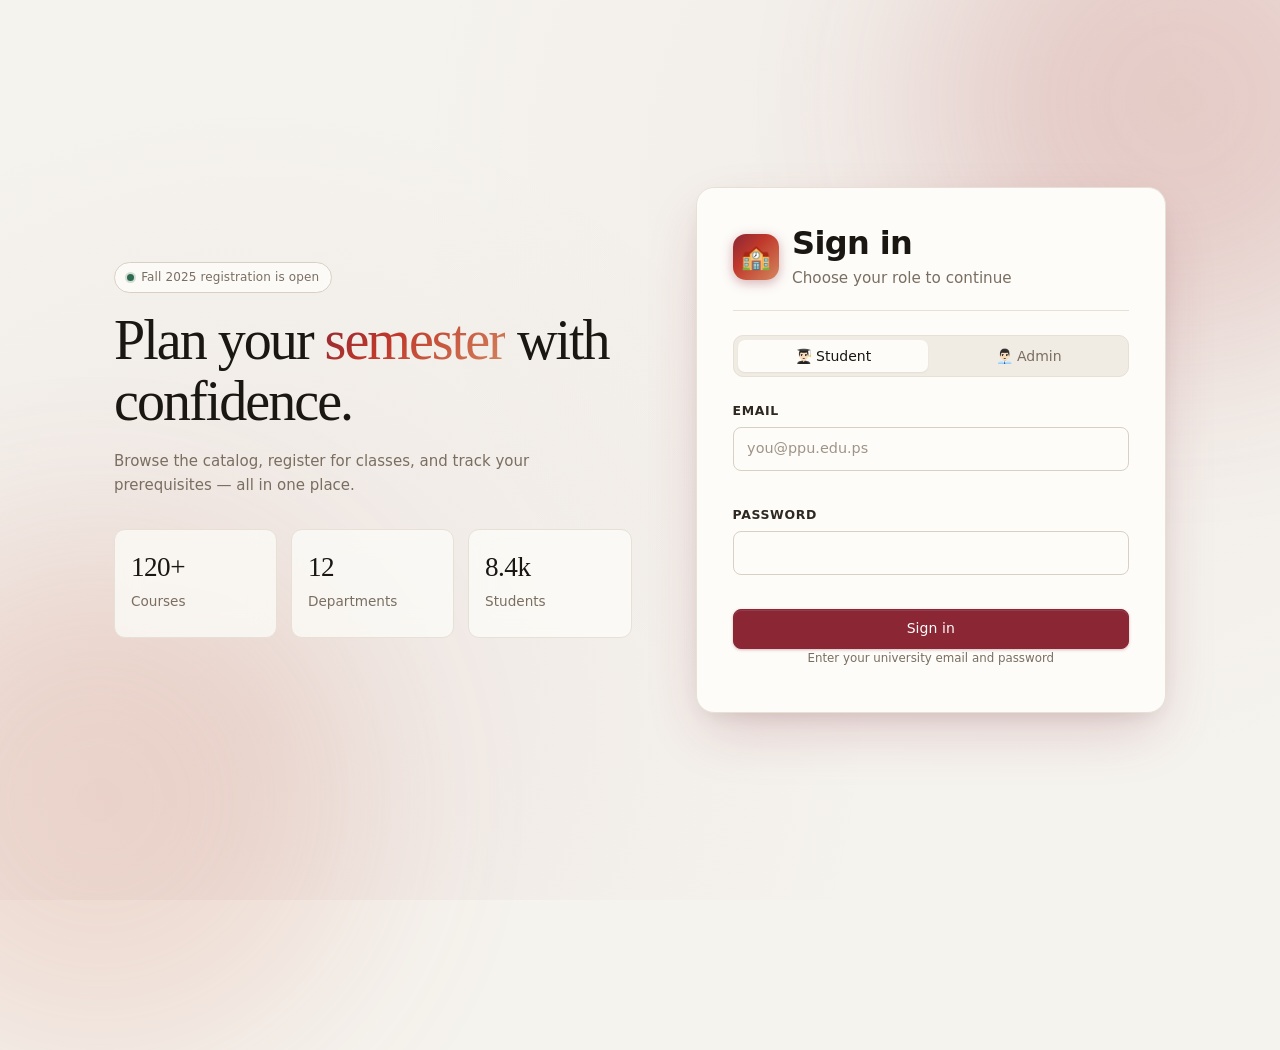
<file: index.html>
<!DOCTYPE html>
<html lang="en">

<head>
    <meta charset="UTF-8">
    <meta name="viewport" content="width=device-width, initial-scale=1.0">
    <meta http-equiv="X-UA-Compatible" content="ie=edge">
    <title>Sign in — Student Course Registration</title>
    <link rel="stylesheet" href="css/styles.css">
</head>

<body class="auth-body">
    <div class="bg-blob blob-tr"></div>
    <div class="bg-blob blob-bl"></div>

    <div class="auth-wrap">
        <section class="hero">
            <span class="pill"><span class="dot"></span> Fall 2025 registration is open</span>
            <h1>Plan your <span class="grad-text">semester</span> with confidence.</h1>
            <p class="muted">Browse the catalog, register for classes, and track your prerequisites — all in one place.
            </p>
            <div class="stat-grid">
                <div class="stat-tile">
                    <p class="stat-num">120+</p>
                    <p class="muted small">Courses</p>
                </div>
                <div class="stat-tile">
                    <p class="stat-num">12</p>
                    <p class="muted small">Departments</p>
                </div>
                <div class="stat-tile">
                    <p class="stat-num">8.4k</p>
                    <p class="muted small">Students</p>
                </div>
            </div>
        </section>

        <section class="card auth-card">
            <header class="auth-head">
                <div class="logo-badge">🏫</div>
                <div>
                    <h2>Sign in</h2>
                    <p class="muted small">Choose your role to continue</p>
                </div>
            </header>

            <div class="role-switch" role="tablist">
                <button type="button" class="role-btn is-active" data-role="student">👨🏻‍🎓 Student</button>
                <button type="button" class="role-btn" data-role="admin">👨🏻‍💼 Admin</button>
            </div>

            <form id="login-form" novalidate>
                <div class="field">
                    <label for="username">Email</label>
                    <input id="username" name="username" type="email" placeholder="you@ppu.edu.ps" autocomplete="email">
                    <p class="error" data-error="username"></p>
                </div>
                <div class="field">
                    <label for="password">Password</label>
                    <input id="password" name="password" type="password" autocomplete="current-password">
                    <p class="error" data-error="password"></p>
                </div>
                <div class="alert hidden" id="login-alert"></div>
                <button class="btn btn-primary btn-block" type="submit" id="login-submit">Sign in</button>
                <p class="muted xsmall center">
                    Enter your university email and password
                </p>
            </form>
        </section>
    </div>

    <div id="toast-root" class="toast-root" aria-live="polite"></div>
    <script src="js/store.js"></script>
    <script src="js/ui.js"></script>
    <script src="js/login.js"></script>
</body>

</html>
</file>
<file: css/styles.css>
:root {
  --bg: #f5f3ee;
  --bg-warm: #ede9e0;
  --surface: #fdfcf9;
  --surface-2: #f0ece3;
  --surface-3: #e8e2d6;
  --border: #d8d0c2;
  --border-light: #e6e0d5;

  --text: #1a1612;
  --text-soft: #2e2820;
  --muted: #7a6e61;
  --muted-light: #a09487;

  --primary: #8b2635;
  --primary-600: #6e1d28;
  --primary-700: #551520;
  --primary-50: #f8edef;
  --primary-100: #f0d6da;
  --on-primary: #fdfcf9;

  --success: #2d6a4f;
  --success-bg: #e8f5ef;
  --warning: #92640a;
  --warning-bg: #fef8e8;
  --danger: #c0392b;
  --danger-50: #fdecea;
  --info: #1e4d8c;
  --info-bg: #eaf0f9;

  --ring: rgba(139, 38, 53, 0.22);

  --radius: 14px;
  --radius-sm: 8px;
  --radius-xs: 5px;

  --shadow-xs: 0 1px 2px rgba(26, 22, 18, 0.06);
  --shadow-sm: 0 2px 6px rgba(26, 22, 18, 0.08), 0 1px 3px rgba(26, 22, 18, 0.05);
  --shadow: 0 8px 28px -6px rgba(26, 22, 18, 0.14), 0 2px 8px -2px rgba(26, 22, 18, 0.08);
  --shadow-lg: 0 24px 60px -12px rgba(139, 38, 53, 0.22), 0 8px 24px -8px rgba(26, 22, 18, 0.12);
  --shadow-inset: inset 0 1px 3px rgba(26, 22, 18, 0.08);

  --grad: linear-gradient(135deg, #8b2635 0%, #c0392b 40%, #d4875f 100%);
  --grad-subtle: linear-gradient(135deg, #8b2635 0%, #a83245 100%);
  --grad-warm: linear-gradient(135deg, #f5f3ee 0%, #ede9e0 100%);

  --font-display: Georgia, 'Times New Roman', serif;
  --font: -apple-system, BlinkMacSystemFont, 'Segoe UI', system-ui, sans-serif;
  --font-mono: 'SF Mono', 'Fira Code', 'Cascadia Code', ui-monospace, monospace;
}

*, *::before, *::after {
  box-sizing: border-box;
}

html, body {
  margin: 0;
  padding: 0;
}

body {
  font-family: var(--font);
  background: var(--bg);
  color: var(--text);
  -webkit-font-smoothing: antialiased;
  -moz-osx-font-smoothing: grayscale;
  line-height: 1.6;
  font-size: 15px;
}

h1, h2, h3, h4 {
  margin: 0 0 0.3rem;
  letter-spacing: -0.02em;
  font-weight: 600;
  line-height: 1.2;
}

h1 {
  font-family: var(--font-display);
  font-size: 2.1rem;
  font-weight: 400;
  letter-spacing: -0.025em;
  color: var(--text);
}

h2 { font-size: 1.3rem; font-weight: 600; }
h3 { font-size: 1rem; font-weight: 600; }

h4 {
  font-size: 0.875rem;
  font-weight: 600;
  text-transform: uppercase;
  letter-spacing: 0.06em;
  color: var(--muted);
}

a {
  color: inherit;
  text-decoration: none;
}

p { margin: 0 0 0.5rem; }

code {
  background: var(--surface-2);
  border: 1px solid var(--border-light);
  padding: 1px 7px;
  border-radius: var(--radius-xs);
  font-family: var(--font-mono);
  font-size: 0.82em;
  color: var(--primary);
}

hr.divider {
  border: 0;
  height: 1px;
  background: linear-gradient(90deg, transparent, var(--border), transparent);
  margin: 1.25rem 0;
}

.muted   { color: var(--muted); }
.small   { font-size: 0.85rem; }
.xsmall  { font-size: 0.74rem; }
.center  { text-align: center; }
.hidden  { display: none !important; }
.grow    { flex: 1; }
.row     { display: flex; gap: 0.5rem; align-items: center; }
.span-2  { grid-column: span 2; }

.container {
  max-width: 1200px;
  margin: 0 auto;
  padding: 2.5rem 1.75rem;
  animation: fade-up 0.35s ease-out both;
}

.page-title {
  margin-top: 0;
  font-family: var(--font-display);
  font-size: 2.25rem;
  font-weight: 400;
  letter-spacing: -0.03em;
  color: var(--text);
  line-height: 1.15;
}

.page-title span {
  background: var(--grad);
  -webkit-background-clip: text;
  background-clip: text;
  color: transparent;
}

.page-head {
  display: flex;
  justify-content: space-between;
  align-items: flex-end;
  gap: 1rem;
  flex-wrap: wrap;
  margin-bottom: 1.5rem;
  padding-bottom: 1.25rem;
  border-bottom: 1px solid var(--border-light);
}

.grid-2 {
  display: grid;
  grid-template-columns: 1fr 1fr;
  gap: 1.25rem;
  align-items: stretch;
}

.grid-2 > .card {
  margin: 0;
  height: 100%;
  padding: 1.4rem;
}

.grid-3 {
  display: grid;
  grid-template-columns: repeat(3, 1fr);
  gap: 1.25rem;
  align-items: stretch;
}

.grid-3 > .card,
.grid-3 > .link-card {
  margin: 0;
  height: 100%;
  padding: 1.4rem;
}

@media (max-width: 800px) {
  .grid-2,
  .grid-3  { grid-template-columns: 1fr; }
  .span-2  { grid-column: auto; }
}

.app-header {
  position: sticky;
  top: 0;
  z-index: 30;
  background: rgba(253, 252, 249, 0.92);
  backdrop-filter: saturate(180%) blur(20px);
  -webkit-backdrop-filter: saturate(180%) blur(20px);
  border-bottom: 1px solid var(--border-light);
  box-shadow: 0 1px 0 rgba(26, 22, 18, 0.04);
}

.app-header-inner {
  max-width: 1200px;
  margin: 0 auto;
  padding: 0 1.75rem;
  height: 64px;
  display: flex;
  align-items: center;
  gap: 1.5rem;
}

.brand {
  display: flex;
  align-items: center;
  gap: 0.6rem;
  font-family: var(--font-display);
  font-size: 1.05rem;
  letter-spacing: -0.01em;
  color: var(--text);
}

.brand-badge {
  width: 34px;
  height: 34px;
  border-radius: 9px;
  background: var(--grad-subtle);
  color: white;
  display: grid;
  place-items: center;
  font-size: 0.85rem;
  box-shadow: 0 2px 8px rgba(139, 38, 53, 0.35);
  flex-shrink: 0;
}

.app-nav {
  display: flex;
  gap: 0.15rem;
  flex: 1;
}

.app-nav a {
  padding: 0.4rem 0.9rem;
  border-radius: 7px;
  font-size: 0.855rem;
  font-weight: 500;
  color: var(--muted);
  transition: background 0.15s, color 0.15s;
}

.app-nav a:hover {
  background: var(--surface-2);
  color: var(--text-soft);
}

.app-nav a.is-active {
  background: var(--primary-50);
  color: var(--primary);
  font-weight: 600;
}

.user-block {
  display: flex;
  align-items: center;
  gap: 0.75rem;
}

.user-block .who { text-align: right; }

.user-block .who p {
  margin: 0;
  font-size: 0.83rem;
  line-height: 1.3;
  font-weight: 500;
}

.user-block .who .role {
  color: var(--muted);
  font-size: 0.7rem;
  text-transform: capitalize;
  font-weight: 400;
}

@media (max-width: 700px) {
  .user-block .who { display: none; }
}

.btn {
  display: inline-flex;
  align-items: center;
  justify-content: center;
  gap: 0.4rem;
  border: 1px solid transparent;
  border-radius: var(--radius-sm);
  cursor: pointer;
  font-family: var(--font);
  font-size: 0.875rem;
  font-weight: 500;
  padding: 0.575rem 1.1rem;
  line-height: 1.4;
  transition: background 0.14s ease, color 0.14s ease, border-color 0.14s ease, box-shadow 0.14s ease, transform 0.08s ease;
  white-space: nowrap;
  letter-spacing: 0.005em;
}

.btn:active { transform: translateY(1px) scale(0.995); }

.btn:focus-visible {
  outline: 2px solid var(--primary);
  outline-offset: 2px;
}

.btn:disabled {
  opacity: 0.48;
  cursor: not-allowed;
  pointer-events: none;
}

.btn-primary {
  background: var(--primary);
  color: var(--on-primary);
  border-color: var(--primary);
  box-shadow: 0 1px 3px rgba(139, 38, 53, 0.3), inset 0 1px 0 rgba(255,255,255,0.1);
}

.btn-primary:hover {
  background: var(--primary-600);
  border-color: var(--primary-600);
  box-shadow: 0 3px 10px rgba(139, 38, 53, 0.35);
  transform: translateY(-1px);
}

.btn-outline {
  background: var(--surface);
  border-color: var(--border);
  color: var(--text-soft);
}

.btn-outline:hover {
  background: var(--surface-2);
  border-color: var(--border);
}

.btn-ghost {
  background: transparent;
  color: var(--muted);
}

.btn-ghost:hover {
  background: var(--surface-2);
  color: var(--text-soft);
}

.btn-danger {
  background: var(--danger);
  color: white;
  border-color: var(--danger);
  box-shadow: 0 1px 3px rgba(192, 57, 43, 0.28);
}

.btn-danger:hover {
  background: #a93226;
  border-color: #a93226;
}

.btn-block { width: 100%; }

.btn-sm {
  padding: 0.33rem 0.7rem;
  font-size: 0.795rem;
  border-radius: 6px;
}

.card {
  background: var(--surface);
  border: 1px solid var(--border-light);
  border-radius: var(--radius);
  box-shadow: var(--shadow-sm);
  padding: 1.5rem;
  display: flex;
  flex-direction: column;
  position: relative;
}


.card + .card { margin-top: 1.25rem; }

.grid-2 > .card + .card,
.grid-3 > .card + .card,
.grid-3 > .link-card + .link-card {
  margin-top: 0;
}

.card-head {
  display: flex;
  justify-content: space-between;
  align-items: center;
  margin-bottom: 0.75rem;
}

.link-card {
  transition: transform 0.2s cubic-bezier(0.34, 1.56, 0.64, 1), box-shadow 0.2s ease, border-color 0.2s ease;
  cursor: pointer;
  text-decoration: none;
}

.link-card:hover {
  transform: translateY(-5px) rotate(-0.2deg);
  box-shadow: var(--shadow);
  border-color: var(--primary-100);
}

.link-card h3 {
  font-family: var(--font-display);
  font-weight: 400;
  font-size: 1.1rem;
  color: var(--primary);
  margin-bottom: 0.45rem;
  letter-spacing: -0.015em;
}

.link-card p {
  margin: 0;
  font-size: 0.855rem;
  line-height: 1.55;
}

.field {
  display: flex;
  flex-direction: column;
  gap: 0.35rem;
  margin-bottom: 1rem;
}

.field label {
  font-size: 0.78rem;
  font-weight: 600;
  color: var(--text-soft);
  text-transform: uppercase;
  letter-spacing: 0.05em;
}

.field input,
.field select,
.field textarea {
  font: inherit;
  font-size: 0.9rem;
  color: var(--text);
  background: var(--surface);
  border: 1px solid var(--border);
  border-radius: var(--radius-sm);
  padding: 0.6rem 0.85rem;
  transition: border-color 0.15s, box-shadow 0.15s, background 0.15s;
  appearance: none;
  -webkit-appearance: none;
}

.field select {
  background-image: url("data:image/svg+xml,%3Csvg xmlns='http://www.w3.org/2000/svg' width='12' height='8' viewBox='0 0 12 8'%3E%3Cpath d='M1 1l5 5 5-5' stroke='%237a6e61' stroke-width='1.5' fill='none' stroke-linecap='round'/%3E%3C/svg%3E");
  background-repeat: no-repeat;
  background-position: right 0.75rem center;
  padding-right: 2.25rem;
}

.field input:focus,
.field select:focus,
.field textarea:focus {
  outline: none;
  border-color: var(--primary);
  box-shadow: 0 0 0 3px var(--ring);
}

.field input::placeholder { color: var(--muted-light); }

.field input.invalid,
.field select.invalid {
  border-color: var(--danger);
  box-shadow: 0 0 0 3px rgba(192,57,43,0.15);
}

.field textarea { resize: vertical; min-height: 80px; }

.error {
  color: var(--danger);
  font-size: 0.77rem;
  margin: 0;
  min-height: 1em;
}

.alert {
  border: 1px solid rgba(192,57,43,0.25);
  background: var(--danger-50);
  color: var(--danger);
  padding: 0.6rem 0.85rem;
  border-radius: var(--radius-sm);
  font-size: 0.85rem;
  margin-bottom: 0.85rem;
  display: flex;
  align-items: center;
  gap: 0.5rem;
}

.auth-body {
  min-height: 100vh;
  background: var(--bg);
  position: relative;
  overflow: hidden;
}

.auth-body::after {
  content: '';
  position: absolute;
  inset: 0;
  background-image:
    radial-gradient(circle at 20% 80%, rgba(139,38,53,0.06) 0%, transparent 50%),
    radial-gradient(circle at 80% 20%, rgba(139,38,53,0.04) 0%, transparent 50%);
  pointer-events: none;
}

.bg-blob {
  position: absolute;
  width: 500px;
  height: 500px;
  border-radius: 50%;
  filter: blur(100px);
  opacity: 0.18;
  pointer-events: none;
}

.blob-tr {
  top: -150px;
  right: -150px;
  background: radial-gradient(circle, #c0392b, #8b2635);
}

.blob-bl {
  bottom: -150px;
  left: -150px;
  background: radial-gradient(circle, #d4875f, #c0392b);
}

.auth-wrap {
  position: relative;
  z-index: 1;
  max-width: 1100px;
  margin: 0 auto;
  padding: 4rem 1.5rem;
  min-height: 100vh;
  display: grid;
  grid-template-columns: 1.1fr 1fr;
  gap: 4rem;
  align-items: center;
  animation: fade-up 0.4s ease-out both;
}

@media (max-width: 900px) {
  .auth-wrap {
    grid-template-columns: 1fr;
    gap: 2rem;
    padding: 2rem 1.25rem;
  }
  .hero { display: none; }
}

.hero { position: relative; }

.hero h1 {
  font-family: var(--font-display);
  font-size: 3.5rem;
  font-weight: 400;
  line-height: 1.08;
  margin-bottom: 1.1rem;
  color: var(--text);
  letter-spacing: -0.035em;
}

.grad-text {
  background: var(--grad);
  -webkit-background-clip: text;
  background-clip: text;
  color: transparent;
}

.pill {
  display: inline-flex;
  align-items: center;
  gap: 0.45rem;
  padding: 0.28rem 0.75rem;
  border-radius: 999px;
  border: 1px solid var(--border);
  background: rgba(253, 252, 249, 0.85);
  backdrop-filter: blur(8px);
  font-size: 0.75rem;
  color: var(--muted);
  margin-bottom: 1.1rem;
  font-weight: 500;
  letter-spacing: 0.01em;
}

.pill .dot {
  width: 7px;
  height: 7px;
  border-radius: 50%;
  background: var(--success);
  box-shadow: 0 0 0 2px rgba(45,106,79,0.2);
  animation: pulse-dot 2s ease infinite;
}

@keyframes pulse-dot {
  0%, 100% { box-shadow: 0 0 0 2px rgba(45,106,79,0.2); }
  50%       { box-shadow: 0 0 0 5px rgba(45,106,79,0.12); }
}

.stat-grid {
  display: grid;
  grid-template-columns: repeat(3, 1fr);
  gap: 0.85rem;
  margin-top: 2rem;
}

.stat-tile {
  padding: 1rem;
  border: 1px solid var(--border-light);
  border-radius: 11px;
  background: rgba(253, 252, 249, 0.75);
  backdrop-filter: blur(12px);
  transition: transform 0.2s ease, box-shadow 0.2s ease;
}

.stat-tile:hover {
  transform: translateY(-2px);
  box-shadow: var(--shadow-sm);
}

.stat-num {
  font-family: var(--font-display);
  font-size: 1.7rem;
  font-weight: 400;
  margin: 0 0 0.1rem;
  letter-spacing: -0.02em;
  color: var(--text);
}

.auth-card {
  box-shadow: var(--shadow-lg);
  border: 1px solid var(--border-light);
  padding: 2.25rem;
  border-radius: 18px;
}

.auth-head {
  display: flex;
  align-items: center;
  gap: 0.85rem;
  margin-bottom: 1.5rem;
  padding-bottom: 1.25rem;
  border-bottom: 1px solid var(--border-light);
}

/* =========================
   Login Page Typography Fix
   ========================= */

.auth-head h2 {
  color: var(--text);
  font-size: 2rem;
  font-weight: 700;
  letter-spacing: -0.02em;
  margin: 0;
}

.auth-head p {
  color: var(--muted);
  font-size: 0.95rem;
  font-weight: 500;
  margin: 0.2rem 0 0;
}

.role-btn {
  display: flex;
  align-items: center;
  justify-content: center;
  gap: 0.45rem;
  color: var(--text-soft);
  font-size: 0.95rem;
  font-weight: 600;
}

.role-btn:not(.is-active) {
  color: var(--muted);
}

.role-btn:hover {
  color: var(--text);
}

.role-btn.is-active {
  background: var(--surface);
  color: var(--text);
  box-shadow: var(--shadow-xs);
}

.logo-badge {
  color: #ffffff;
}

.auth-card .muted.xsmall {
  color: var(--muted);
  font-weight: 500;
}

.logo-badge {
  width: 46px;
  height: 46px;
  border-radius: 13px;
  background: var(--grad);
  color: white;
  display: grid;
  place-items: center;
  font-size: 1.5rem;
  box-shadow: 0 3px 12px rgba(139,38,53,0.35);
  flex-shrink: 0;
}

.role-switch {
  display: grid;
  grid-template-columns: 1fr 1fr;
  gap: 0.3rem;
  padding: 4px;
  background: var(--surface-2);
  border: 1px solid var(--border-light);
  border-radius: 10px;
  margin-bottom: 1.5rem;
}

.role-btn {
  border: none;
  background: transparent;
  padding: 0.5rem;
  border-radius: 7px;
  font-family: var(--font);
  font-weight: 500;
  font-size: 0.875rem;
  color: var(--muted);
  cursor: pointer;
  transition: background 0.15s, color 0.15s, box-shadow 0.15s;
}

.role-btn:hover { color: var(--text-soft); }

.role-btn.is-active {
  background: var(--surface);
  color: var(--text);
  box-shadow: var(--shadow-xs);
}

.stat-row {
  display: grid;
  grid-template-columns: repeat(auto-fit, minmax(220px, 1fr));
  gap: 1.1rem;
  margin: 1.75rem 0;
}

.stat-card {
  background: var(--surface);
  border: 1px solid var(--border-light);
  border-radius: var(--radius);
  padding: 1.2rem 1.4rem;
  display: flex;
  align-items: center;
  gap: 1.1rem;
  box-shadow: var(--shadow-sm);
  transition: transform 0.18s ease, box-shadow 0.18s ease;
  position: relative;
  overflow: hidden;
}

.stat-card::after {
  content: '';
  position: absolute;
  top: 0; left: 0; right: 0;
  height: 2px;
  background: var(--grad);
  opacity: 0;
  transition: opacity 0.18s;
}

.stat-card:hover {
  transform: translateY(-3px);
  box-shadow: var(--shadow);
}

.stat-card:hover::after { opacity: 1; }

.stat-card .ic {
  width: 50px;
  height: 50px;
  border-radius: 12px;
  background: var(--primary-50);
  color: var(--primary);
  display: grid;
  place-items: center;
  font-size: 1.45rem;
  flex-shrink: 0;
  border: 1px solid var(--primary-100);
}

.stat-card .v {
  font-family: var(--font-display);
  font-size: 1.85rem;
  font-weight: 400;
  letter-spacing: -0.03em;
  color: var(--text);
  line-height: 1;
}

.stat-card .l {
  color: var(--muted);
  font-size: 0.78rem;
  margin-top: 0.2rem;
  font-weight: 500;
  text-transform: uppercase;
  letter-spacing: 0.04em;
}

.filter-card { margin-bottom: 1.25rem; }

.filter-grid {
  display: grid;
  grid-template-columns: 2fr 1fr 1fr 1fr;
  gap: 1rem;
}

.filter-grid .field { margin-bottom: 0; }

@media (max-width: 800px) {
  .filter-grid { grid-template-columns: 1fr 1fr; }
}

.course-list {
  display: grid;
  grid-template-columns: repeat(auto-fill, minmax(320px, 1fr));
  gap: 1.1rem;
}

.course-card {
  background: var(--surface);
  border: 1px solid var(--border-light);
  border-radius: var(--radius);
  padding: 1.3rem;
  display: flex;
  flex-direction: column;
  box-shadow: var(--shadow-sm);
  transition: transform 0.18s cubic-bezier(0.34, 1.56, 0.64, 1), box-shadow 0.18s ease, border-color 0.18s ease;
  position: relative;
}

.course-card::before {
  content: '';
  position: absolute;
  top: 0; left: 0;
  width: 3px;
  height: 0;
  background: var(--grad);
  border-radius: var(--radius) 0 0 var(--radius);
  transition: height 0.2s ease;
}

.course-card:hover {
  transform: translateY(-3px);
  box-shadow: var(--shadow);
  border-color: var(--primary-100);
}

.course-card:hover::before { height: 100%; }

.course-top {
  display: flex;
  justify-content: space-between;
  gap: 0.5rem;
  margin-bottom: 0.6rem;
  align-items: flex-start;
}

.course-code {
  font-family: var(--font-mono);
  font-size: 0.76rem;
  color: var(--primary);
  font-weight: 600;
  background: var(--primary-50);
  padding: 2px 8px;
  border-radius: 5px;
  border: 1px solid var(--primary-100);
}

.badge {
  font-size: 0.7rem;
  padding: 2px 9px;
  border-radius: 999px;
  font-weight: 600;
  letter-spacing: 0.02em;
  background: var(--surface-2);
  color: var(--muted);
  border: 1px solid var(--border-light);
}

.badge.success { background: var(--success-bg); color: var(--success); border-color: rgba(45,106,79,0.2); }
.badge.warn    { background: var(--warning-bg); color: var(--warning); border-color: rgba(146,100,10,0.2); }
.badge.danger  { background: var(--danger-50);  color: var(--danger);  border-color: rgba(192,57,43,0.2); }

.course-name {
  font-weight: 600;
  font-size: 0.95rem;
  margin: 0 0 0.4rem;
  color: var(--text);
  line-height: 1.35;
}

.course-meta {
  font-size: 0.8rem;
  color: var(--muted);
  margin: 0.12rem 0;
  display: flex;
  align-items: center;
  gap: 0.3rem;
}

.seats {
  font-size: 0.79rem;
  margin-top: 0.65rem;
  color: var(--muted);
}

.bar {
  height: 5px;
  background: var(--surface-3);
  border-radius: 999px;
  overflow: hidden;
  margin-top: 0.3rem;
}

.bar > span {
  display: block;
  height: 100%;
  background: var(--grad-subtle);
  border-radius: 999px;
  transition: width 0.4s ease;
}

.bar > span.warn { background: linear-gradient(90deg, #f59e0b, #d97706); }
.bar > span.full { background: linear-gradient(90deg, #dc2626, #b91c1c); }

.course-actions {
  display: flex;
  gap: 0.5rem;
  margin-top: 1rem;
  padding-top: 0.75rem;
  border-top: 1px solid var(--border-light);
}

.empty {
  text-align: center;
  color: var(--muted);
  padding: 4rem 1rem;
  font-size: 0.9rem;
}

.table-card { padding: 0; overflow: hidden; }
.table-wrap { overflow-x: auto; }

.data-table {
  width: 100%;
  border-collapse: collapse;
  font-size: 0.875rem;
}

.data-table th,
.data-table td {
  padding: 0.8rem 1.1rem;
  text-align: left;
  border-bottom: 1px solid var(--border-light);
  white-space: nowrap;
}

.data-table th {
  background: var(--surface-2);
  font-size: 0.72rem;
  font-weight: 700;
  text-transform: uppercase;
  letter-spacing: 0.07em;
  color: var(--muted);
  border-bottom: 1px solid var(--border);
}

.data-table tbody tr:last-child td { border-bottom: none; }
.data-table tbody tr { transition: background 0.12s; }
.data-table tbody tr:hover { background: var(--surface-2); }

.row-actions {
  display: flex;
  gap: 0.35rem;
}

.modal {
  position: fixed;
  inset: 0;
  z-index: 60;
  display: grid;
  place-items: center;
  padding: 1rem;
}

.modal-backdrop {
  position: absolute;
  inset: 0;
  background: rgba(15, 12, 10, 0.6);
  backdrop-filter: blur(4px);
  -webkit-backdrop-filter: blur(4px);
}

.modal-panel {
  position: relative;
  background: var(--surface);
  border-radius: 18px;
  box-shadow: var(--shadow-lg);
  border: 1px solid var(--border-light);
  width: 100%;
  max-width: 600px;
  max-height: 90vh;
  overflow: auto;
  animation: modal-pop 0.18s cubic-bezier(0.34, 1.56, 0.64, 1);
}

.modal-panel.sm { max-width: 420px; }

@keyframes modal-pop {
  from { opacity: 0; transform: scale(0.93) translateY(8px); }
  to   { opacity: 1; transform: scale(1) translateY(0); }
}

.modal-head {
  display: flex;
  justify-content: space-between;
  align-items: center;
  padding: 1.25rem 1.5rem;
  border-bottom: 1px solid var(--border-light);
  background: var(--surface-2);
  border-radius: 18px 18px 0 0;
}

.modal-head h3 {
  font-family: var(--font-display);
  font-weight: 400;
  font-size: 1.1rem;
  letter-spacing: -0.01em;
}

.modal-body { padding: 1.5rem; }

.modal-foot {
  padding: 1rem 1.5rem;
  border-top: 1px solid var(--border-light);
  display: flex;
  justify-content: flex-end;
  gap: 0.5rem;
  background: var(--surface-2);
  border-radius: 0 0 18px 18px;
}

.icon-btn {
  background: transparent;
  border: none;
  font-size: 1.3rem;
  line-height: 1;
  color: var(--muted);
  cursor: pointer;
  padding: 5px 9px;
  border-radius: 7px;
  transition: background 0.14s, color 0.14s;
}

.icon-btn:hover {
  background: var(--surface-3);
  color: var(--text);
}

.chip-list {
  list-style: none;
  padding: 0;
  margin: 0.6rem 0 0;
  display: flex;
  flex-wrap: wrap;
  gap: 0.5rem;
}

.chip {
  display: inline-flex;
  align-items: center;
  gap: 0.35rem;
  padding: 0.32rem 0.65rem;
  background: var(--primary-50);
  color: var(--primary);
  border: 1px solid var(--primary-100);
  border-radius: 999px;
  font-size: 0.79rem;
  font-weight: 600;
  letter-spacing: 0.01em;
  transition: background 0.14s, border-color 0.14s;
}

.chip:hover { background: var(--primary-100); }

.chip button {
  background: transparent;
  border: none;
  cursor: pointer;
  color: var(--primary-600);
  font-size: 1rem;
  line-height: 1;
  padding: 0 0 0 0.1rem;
  opacity: 0.6;
  transition: opacity 0.14s;
}

.chip button:hover { opacity: 1; }

.toast-root {
  position: fixed;
  bottom: 1.5rem;
  right: 1.5rem;
  z-index: 80;
  display: flex;
  flex-direction: column;
  gap: 0.5rem;
  pointer-events: none;
}

.toast {
  background: var(--surface);
  border: 1px solid var(--border);
  border-left: 4px solid var(--primary);
  padding: 0.75rem 1.1rem;
  border-radius: 10px;
  box-shadow: var(--shadow);
  font-size: 0.875rem;
  min-width: 250px;
  max-width: 370px;
  animation: toast-slide 0.25s cubic-bezier(0.34, 1.56, 0.64, 1);
  pointer-events: auto;
  font-weight: 500;
}

.toast.success { border-left-color: var(--success); }
.toast.error   { border-left-color: var(--danger); }

@keyframes toast-slide {
  from { opacity: 0; transform: translateX(20px) scale(0.96); }
  to   { opacity: 1; transform: translateX(0) scale(1); }
}

.fill-badge {
  display: inline-flex;
  align-items: center;
  padding: 2px 10px;
  border-radius: 999px;
  font-size: 0.75rem;
  font-weight: 600;
}

::-webkit-scrollbar { width: 6px; height: 6px; }
::-webkit-scrollbar-track { background: transparent; }
::-webkit-scrollbar-thumb { background: var(--border); border-radius: 999px; }
::-webkit-scrollbar-thumb:hover { background: var(--muted-light); }

@media (max-width: 600px) {
  .container       { padding: 1.5rem 1rem; }
  .auth-wrap       { padding: 2rem 1rem; }
  .stat-grid       { grid-template-columns: 1fr 1fr; }
  .auth-card       { padding: 1.5rem; }
  .modal-body      { padding: 1.1rem; }
  .modal-head,
  .modal-foot      { padding: 1rem 1.1rem; }
  h1, .page-title  { font-size: 1.75rem; }
}


.card-link {
  text-decoration: none;
  color: inherit;
  cursor: pointer;
  transition: transform 0.18s cubic-bezier(0.34, 1.56, 0.64, 1), box-shadow 0.18s ease, border-color 0.18s ease;
}

.card-link:hover {
  transform: translateY(-4px);
  box-shadow: var(--shadow);
  border-color: var(--primary-100);
}

.card-link:hover .card-arrow {
  transform: translateX(4px);
  color: var(--primary);
}

.card-arrow {
  font-size: 1.1rem;
  color: var(--muted);
  transition: transform 0.18s ease, color 0.18s ease;
  flex-shrink: 0;
}
</file>
